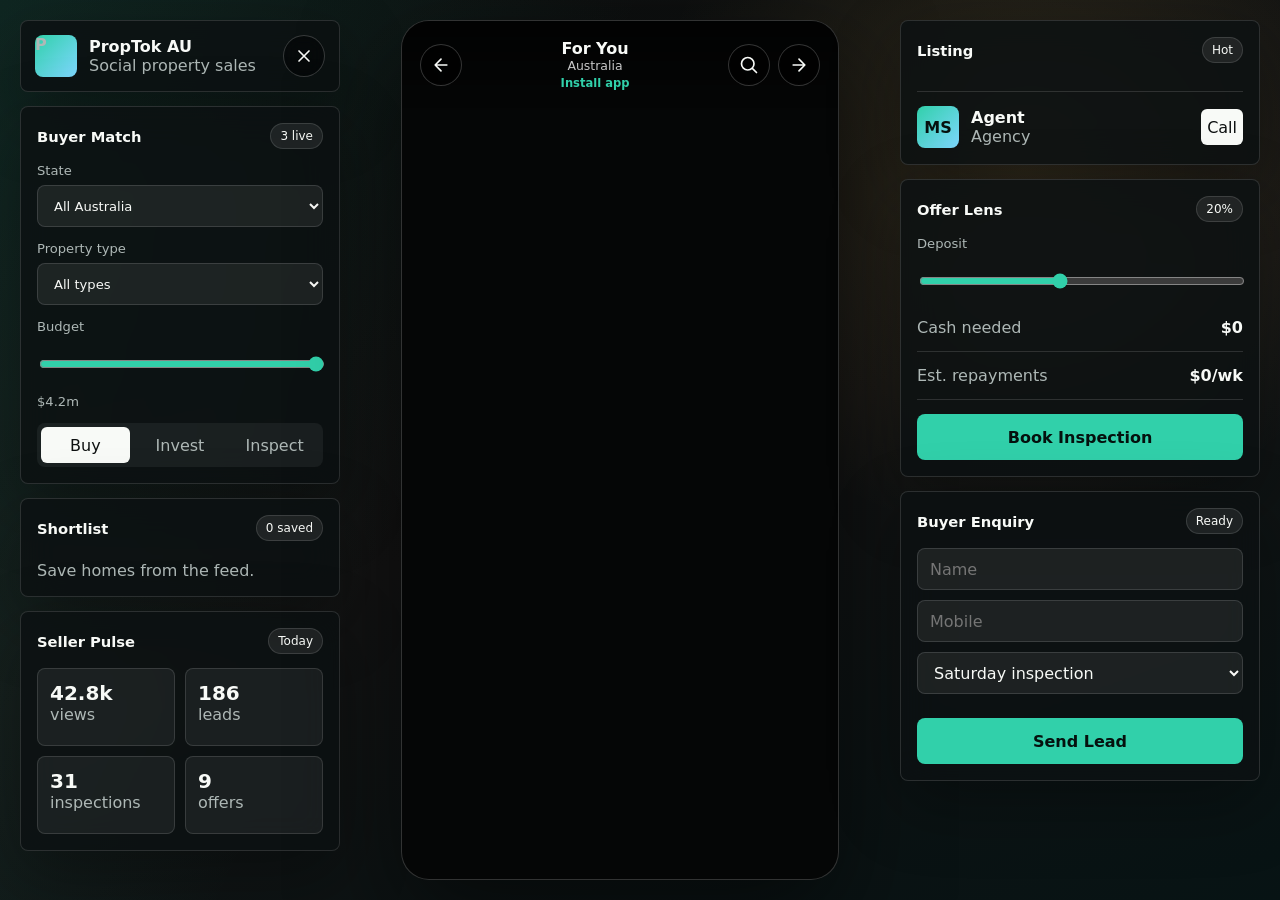
<file: index.html>
<!doctype html>
<html lang="en-AU">
  <head>
    <meta charset="utf-8" />
    <meta name="viewport" content="width=device-width, initial-scale=1" />
    <title>PropTok AU</title>
    <meta name="theme-color" content="#0a0d0d" />
    <meta name="apple-mobile-web-app-capable" content="yes" />
    <meta name="apple-mobile-web-app-title" content="PropTok AU" />
    <meta name="apple-mobile-web-app-status-bar-style" content="black-translucent" />
    <link rel="manifest" href="manifest.webmanifest" />
    <link rel="apple-touch-icon" href="icons/icon-180.png" />
    <link rel="stylesheet" href="styles.css?v=7" />
  </head>
  <body>
    <main class="app-shell">
      <aside class="rail" aria-label="Property controls">
        <div class="brand">
          <span class="brand-mark">P</span>
          <div>
            <strong>PropTok AU</strong>
            <span>Social property sales</span>
          </div>
          <button class="icon-button close-search" id="closeSearchButton" aria-label="Close search filters">
            <svg viewBox="0 0 24 24" aria-hidden="true"><path d="M18 6 6 18M6 6l12 12" /></svg>
          </button>
        </div>

        <section class="panel search-panel" aria-label="Search filters">
          <div class="panel-head">
            <h2>Buyer Match</h2>
            <span id="matchCount">3 live</span>
          </div>
          <label>
            State
            <select id="stateFilter">
              <option value="all">All Australia</option>
              <option value="NSW">NSW</option>
              <option value="VIC">VIC</option>
              <option value="QLD">QLD</option>
              <option value="WA">WA</option>
              <option value="SA">SA</option>
              <option value="TAS">TAS</option>
              <option value="ACT">ACT</option>
              <option value="NT">NT</option>
            </select>
          </label>
          <label>
            Property type
            <select id="typeFilter">
              <option value="all">All types</option>
              <option value="House">House</option>
              <option value="Townhouse">Townhouse</option>
              <option value="Unit">Unit</option>
              <option value="Apartment">Apartment</option>
            </select>
          </label>
          <label>
            Budget
            <input id="budgetFilter" type="range" min="450000" max="4200000" step="50000" value="4200000" />
            <span id="budgetValue">$4.2m</span>
          </label>
          <div class="segmented" role="group" aria-label="Buyer intent">
            <button class="active" data-intent="buy">Buy</button>
            <button data-intent="invest">Invest</button>
            <button data-intent="inspect">Inspect</button>
          </div>
        </section>

        <section class="panel saved-panel" aria-label="Saved listings">
          <div class="panel-head">
            <h2>Shortlist</h2>
            <span id="savedCount">0 saved</span>
          </div>
          <div id="savedList" class="saved-list">
            <p class="empty-state">Save homes from the feed.</p>
          </div>
        </section>

        <section class="panel seller-panel" aria-label="Seller metrics">
          <div class="panel-head">
            <h2>Seller Pulse</h2>
            <span>Today</span>
          </div>
          <div class="metric-grid">
            <div>
              <strong id="viewsMetric">42.8k</strong>
              <span>views</span>
            </div>
            <div>
              <strong id="leadsMetric">186</strong>
              <span>leads</span>
            </div>
            <div>
              <strong id="inspectionMetric">31</strong>
              <span>inspections</span>
            </div>
            <div>
              <strong id="offerMetric">9</strong>
              <span>offers</span>
            </div>
          </div>
        </section>
      </aside>

      <section class="phone-stage" aria-label="Vertical property feed">
        <div class="phone">
          <header class="topbar">
            <button class="icon-button" id="prevButton" aria-label="Previous listing">
              <svg viewBox="0 0 24 24" aria-hidden="true"><path d="M12 5l-7 7 7 7M5 12h14" /></svg>
            </button>
            <div>
              <strong>For You</strong>
              <span id="feedLocation">Australia</span>
              <a class="install-link" href="install.html">Install app</a>
            </div>
            <div class="top-actions">
              <button class="icon-button" id="searchButton" aria-label="Open search filters">
                <svg viewBox="0 0 24 24" aria-hidden="true"><path d="M10.5 18a7.5 7.5 0 1 1 0-15 7.5 7.5 0 0 1 0 15zM16 16l5 5" /></svg>
              </button>
              <button class="icon-button" id="nextButton" aria-label="Next listing">
                <svg viewBox="0 0 24 24" aria-hidden="true"><path d="M12 5l7 7-7 7M5 12h14" /></svg>
              </button>
            </div>
          </header>

          <div id="feed" class="feed" tabindex="0"></div>
        </div>
      </section>

      <aside class="deal-drawer" aria-label="Listing details">
        <section class="panel">
          <div class="panel-head">
            <h2 id="detailTitle">Listing</h2>
            <span id="detailBadge">Hot</span>
          </div>
          <p id="detailCopy" class="detail-copy"></p>
          <div class="facts" id="facts"></div>
          <div class="agent-card">
            <div class="avatar" id="agentInitials">MS</div>
            <div>
              <strong id="agentName">Agent</strong>
              <span id="agentAgency">Agency</span>
            </div>
            <button id="callButton" class="small-button">Call</button>
          </div>
        </section>

        <section class="panel calculator">
          <div class="panel-head">
            <h2>Offer Lens</h2>
            <span id="depositLabel">20%</span>
          </div>
          <label>
            Deposit
            <input id="depositInput" type="range" min="5" max="40" step="1" value="20" />
          </label>
          <div class="calc-row">
            <span>Cash needed</span>
            <strong id="cashNeeded">$0</strong>
          </div>
          <div class="calc-row">
            <span>Est. repayments</span>
            <strong id="repayments">$0/wk</strong>
          </div>
          <button id="enquiryButton" class="primary-button">Book Inspection</button>
        </section>

        <section class="panel enquiry-panel" id="enquiryPanel" aria-live="polite">
          <div class="panel-head">
            <h2>Buyer Enquiry</h2>
            <span id="enquiryStatus">Ready</span>
          </div>
          <form id="enquiryForm">
            <input name="name" placeholder="Name" required />
            <input name="phone" placeholder="Mobile" required />
            <select name="time">
              <option>Saturday inspection</option>
              <option>Private appointment</option>
              <option>Request contract</option>
            </select>
            <button class="primary-button" type="submit">Send Lead</button>
          </form>
        </section>
      </aside>
    </main>

    <template id="listingTemplate">
      <article class="listing-card">
        <div class="gallery" aria-label="Property photos"></div>
        <div class="photo-count"></div>
        <div class="shade"></div>
        <div class="listing-body">
          <div class="status-row">
            <span class="tag"></span>
            <span class="auction"></span>
          </div>
          <h1><button class="title-toggle" type="button"></button></h1>
          <p class="suburb"></p>
          <p class="card-description"></p>
          <div class="price"></div>
          <div class="property-stats"></div>
          <details class="card-details">
            <summary>Property details</summary>
            <div class="mini-map" aria-label="Property location map"></div>
            <div class="card-agent">
              <div class="avatar card-agent-initials">AG</div>
              <div>
                <strong class="card-agent-name"></strong>
                <span class="card-agent-agency"></span>
              </div>
            </div>
            <div class="card-contact-actions">
              <a class="small-button call-link" href="#">Call</a>
              <a class="small-button email-link" href="#">Email</a>
              <button class="small-button inline-inspect" type="button">Inspect</button>
            </div>
          </details>
        </div>
        <div class="action-stack">
          <button class="round-action save-action" aria-label="Save listing">
            <svg viewBox="0 0 24 24" aria-hidden="true"><path d="M19 21l-7-4-7 4V5a2 2 0 0 1 2-2h10a2 2 0 0 1 2 2z" /></svg>
            <span>Save</span>
          </button>
          <button class="round-action share-action" aria-label="Copy listing link">
            <svg viewBox="0 0 24 24" aria-hidden="true"><path d="M4 12v7a1 1 0 0 0 1 1h14a1 1 0 0 0 1-1v-7M16 6l-4-4-4 4M12 2v14" /></svg>
            <span>Share</span>
          </button>
          <button class="round-action inspect-action" aria-label="Book inspection">
            <svg viewBox="0 0 24 24" aria-hidden="true"><path d="M8 2v4M16 2v4M3 10h18M5 4h14a2 2 0 0 1 2 2v13a2 2 0 0 1-2 2H5a2 2 0 0 1-2-2V6a2 2 0 0 1 2-2z" /></svg>
            <span>Inspect</span>
          </button>
        </div>
      </article>
    </template>

    <script src="app.js"></script>
    <script>
      if ("serviceWorker" in navigator) {
        window.addEventListener("load", () => {
          navigator.serviceWorker.register("service-worker.js?v=7");
        });
      }
    </script>
  </body>
</html>
</file>
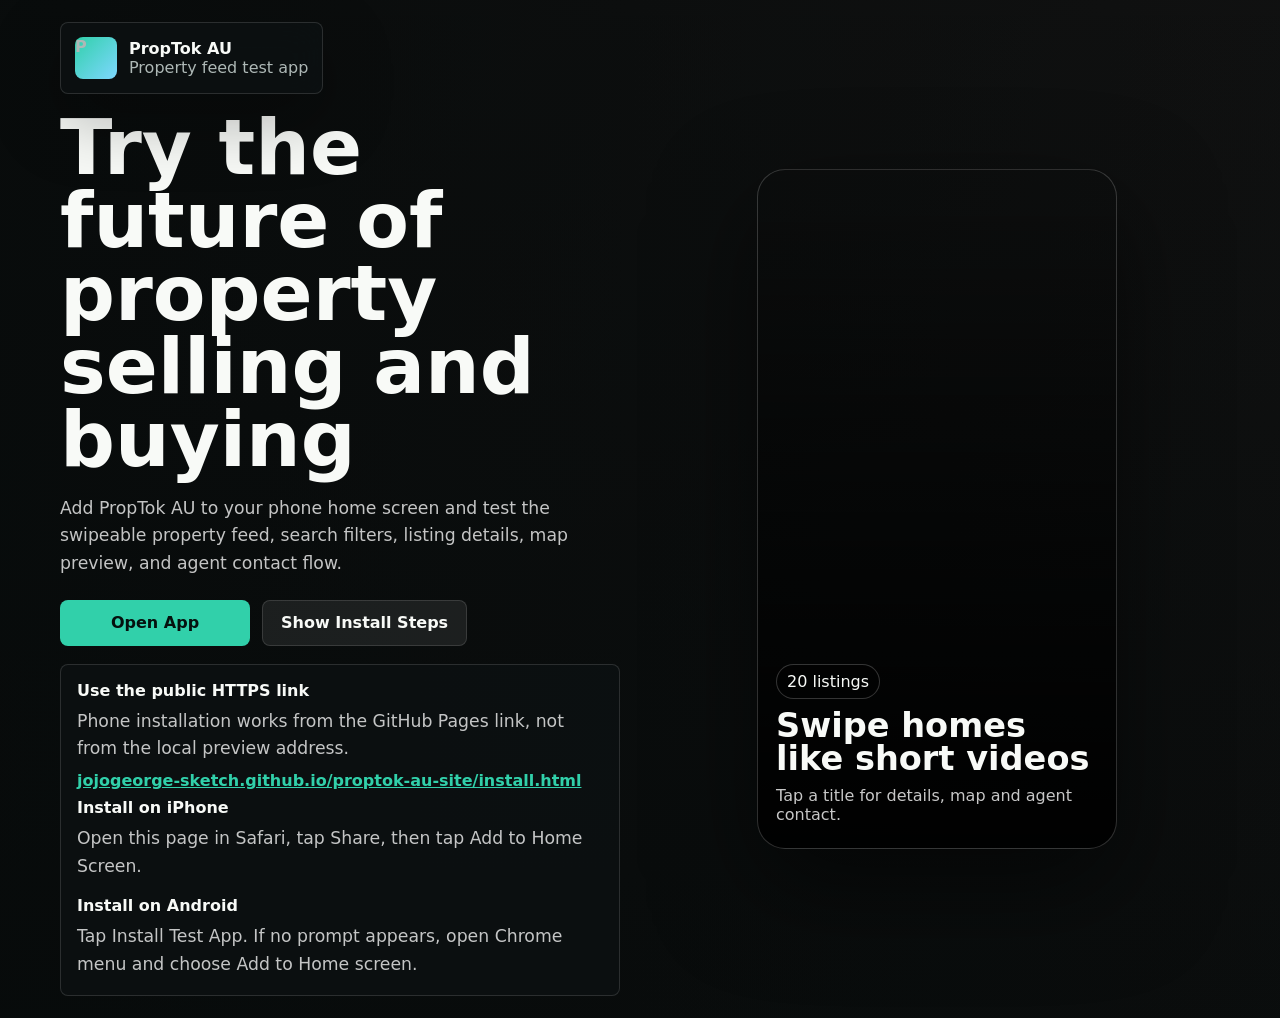
<file: install.html>
<!doctype html>
<html lang="en-AU">
  <head>
    <meta charset="utf-8" />
    <meta name="viewport" content="width=device-width, initial-scale=1" />
    <title>PropTok AU - Test App</title>
    <meta name="theme-color" content="#0a0d0d" />
    <meta name="apple-mobile-web-app-capable" content="yes" />
    <meta name="apple-mobile-web-app-title" content="PropTok AU" />
    <meta name="apple-mobile-web-app-status-bar-style" content="black-translucent" />
    <link rel="manifest" href="manifest.webmanifest" />
    <link rel="apple-touch-icon" href="icons/icon-180.png" />
    <link rel="stylesheet" href="styles.css?v=7" />
  </head>
  <body class="landing-page">
    <main class="landing-shell">
      <section class="landing-hero">
        <div class="landing-copy">
          <div class="brand landing-brand">
            <span class="brand-mark">P</span>
            <div>
              <strong>PropTok AU</strong>
              <span>Property feed test app</span>
            </div>
          </div>

          <h1>Try the future of property selling and buying</h1>
          <p>
            Add PropTok AU to your phone home screen and test the swipeable property feed, search filters,
            listing details, map preview, and agent contact flow.
          </p>

          <div class="landing-actions">
            <a class="primary-button install-primary-link" href="./">Open App</a>
            <button id="installAppButton" class="secondary-button" type="button">Show Install Steps</button>
          </div>

          <div class="install-card is-visible" id="installHelp">
            <h2>Use the public HTTPS link</h2>
            <p>Phone installation works from the GitHub Pages link, not from the local preview address.</p>
            <a class="public-link" href="https://jojogeorge-sketch.github.io/proptok-au-site/install.html">
              jojogeorge-sketch.github.io/proptok-au-site/install.html
            </a>
            <h2>Install on iPhone</h2>
            <p>Open this page in Safari, tap Share, then tap Add to Home Screen.</p>
            <h2>Install on Android</h2>
            <p>Tap Install Test App. If no prompt appears, open Chrome menu and choose Add to Home screen.</p>
          </div>
        </div>

        <div class="landing-phone" aria-label="PropTok AU preview">
          <div class="phone mini-phone">
            <div class="landing-preview-card">
              <span>20 listings</span>
              <strong>Swipe homes like short videos</strong>
              <p>Tap a title for details, map and agent contact.</p>
            </div>
          </div>
        </div>
      </section>
    </main>

    <script>
      let deferredInstallPrompt;
      const installButton = document.querySelector("#installAppButton");
      const installHelp = document.querySelector("#installHelp");

      window.addEventListener("beforeinstallprompt", (event) => {
        event.preventDefault();
        deferredInstallPrompt = event;
        installButton.textContent = "Install Test App";
      });

      installButton.addEventListener("click", async () => {
        if (deferredInstallPrompt) {
          deferredInstallPrompt.prompt();
          await deferredInstallPrompt.userChoice;
          deferredInstallPrompt = null;
          return;
        }

        installHelp.classList.add("is-visible");
        installButton.textContent = "Install Steps Shown";
      });

      if ("serviceWorker" in navigator) {
        window.addEventListener("load", () => {
          navigator.serviceWorker.register("service-worker.js?v=7");
        });
      }
    </script>
  </body>
</html>
</file>
<file: styles.css>
:root {
  color-scheme: dark;
  --ink: #f8faf7;
  --muted: #aeb8b6;
  --soft: rgba(255, 255, 255, 0.08);
  --line: rgba(255, 255, 255, 0.13);
  --panel: rgba(12, 17, 18, 0.84);
  --panel-strong: rgba(17, 24, 25, 0.96);
  --accent: #31d0aa;
  --accent-2: #ffca5f;
  --rose: #ff5a7a;
  --sky: #7ed7ff;
  --bg: #0a0d0d;
  font-family: Inter, ui-sans-serif, system-ui, -apple-system, BlinkMacSystemFont, "Segoe UI", sans-serif;
}

* {
  box-sizing: border-box;
}

body {
  margin: 0;
  min-height: 100vh;
  background:
    linear-gradient(115deg, rgba(49, 208, 170, 0.13), transparent 38%),
    radial-gradient(circle at 80% 18%, rgba(255, 202, 95, 0.13), transparent 30%),
    linear-gradient(160deg, #0a0d0d 0%, #141414 52%, #071314 100%);
  color: var(--ink);
}

body.landing-page {
  overflow-x: hidden;
}

button,
input,
select {
  font: inherit;
}

button {
  cursor: pointer;
}

.app-shell {
  display: grid;
  grid-template-columns: minmax(260px, 320px) minmax(360px, 1fr) minmax(280px, 360px);
  gap: 20px;
  min-height: 100vh;
  padding: 20px;
}

.rail,
.deal-drawer {
  display: flex;
  flex-direction: column;
  gap: 14px;
  min-width: 0;
}

.brand,
.panel {
  background: var(--panel);
  border: 1px solid var(--line);
  box-shadow: 0 24px 70px rgba(0, 0, 0, 0.32);
  backdrop-filter: blur(18px);
}

.brand {
  display: flex;
  align-items: center;
  gap: 12px;
  padding: 14px;
  border-radius: 8px;
}

.brand > div {
  flex: 1;
}

.close-search {
  display: none;
}

.brand-mark,
.avatar {
  display: grid;
  place-items: center;
  flex: 0 0 auto;
  width: 42px;
  height: 42px;
  border-radius: 8px;
  background: linear-gradient(135deg, var(--accent), var(--sky));
  color: #06100e;
  font-weight: 900;
}

.brand span,
.panel span,
.suburb,
.detail-copy,
label {
  color: var(--muted);
}

.brand strong,
.brand span {
  display: block;
}

.panel {
  border-radius: 8px;
  padding: 16px;
}

.panel-head,
.status-row,
.agent-card,
.calc-row {
  display: flex;
  align-items: center;
  justify-content: space-between;
  gap: 12px;
}

.panel-head h2 {
  margin: 0;
  font-size: 0.92rem;
  letter-spacing: 0;
}

.panel-head span,
.tag,
.auction {
  border: 1px solid var(--line);
  border-radius: 999px;
  padding: 5px 9px;
  font-size: 0.75rem;
  color: var(--ink);
  background: var(--soft);
  white-space: nowrap;
}

label {
  display: grid;
  gap: 7px;
  margin-top: 14px;
  font-size: 0.82rem;
}

select,
input {
  width: 100%;
  border: 1px solid var(--line);
  border-radius: 8px;
  color: var(--ink);
  background: rgba(255, 255, 255, 0.07);
  min-height: 42px;
  padding: 0 12px;
  outline: none;
}

input[type="range"] {
  accent-color: var(--accent);
  padding: 0;
}

.segmented {
  display: grid;
  grid-template-columns: repeat(3, 1fr);
  gap: 6px;
  margin-top: 14px;
  padding: 4px;
  background: rgba(255, 255, 255, 0.06);
  border-radius: 8px;
}

.segmented button,
.small-button {
  min-height: 36px;
  border: 0;
  border-radius: 6px;
  background: transparent;
  color: var(--muted);
}

.segmented button.active,
.small-button {
  background: var(--ink);
  color: #0d1010;
}

.saved-list {
  display: grid;
  gap: 8px;
  margin-top: 12px;
}

.saved-item {
  display: grid;
  grid-template-columns: 48px 1fr;
  gap: 10px;
  align-items: center;
  width: 100%;
  border: 1px solid var(--line);
  border-radius: 8px;
  padding: 8px;
  text-align: left;
  color: var(--ink);
  background: rgba(255, 255, 255, 0.06);
}

.saved-item img {
  width: 48px;
  height: 56px;
  object-fit: cover;
  border-radius: 6px;
}

.saved-item strong,
.saved-item span {
  display: block;
  overflow-wrap: anywhere;
}

.empty-state {
  margin: 8px 0 0;
  color: var(--muted);
}

.metric-grid {
  display: grid;
  grid-template-columns: repeat(2, 1fr);
  gap: 10px;
  margin-top: 14px;
}

.metric-grid div {
  min-height: 78px;
  padding: 12px;
  border: 1px solid var(--line);
  border-radius: 8px;
  background: rgba(255, 255, 255, 0.06);
}

.metric-grid strong,
.metric-grid span {
  display: block;
}

.metric-grid strong {
  font-size: 1.25rem;
}

.phone-stage {
  display: grid;
  place-items: center;
  min-width: 0;
}

.phone {
  position: relative;
  width: min(100%, 438px);
  height: min(860px, calc(100vh - 40px));
  min-height: 620px;
  border: 1px solid rgba(255, 255, 255, 0.18);
  border-radius: 28px;
  background: #050606;
  box-shadow: 0 38px 100px rgba(0, 0, 0, 0.52);
  overflow: hidden;
}

.topbar {
  position: absolute;
  z-index: 4;
  top: 0;
  left: 0;
  right: 0;
  display: flex;
  align-items: center;
  justify-content: space-between;
  padding: 18px;
  background: linear-gradient(rgba(0, 0, 0, 0.62), transparent);
}

.top-actions {
  display: flex;
  align-items: center;
  gap: 8px;
}

.topbar strong,
.topbar span {
  display: block;
  text-align: center;
}

.install-link {
  display: block;
  margin-top: 3px;
  color: var(--accent);
  font-size: 0.72rem;
  font-weight: 800;
  text-align: center;
  text-decoration: none;
}

.topbar span {
  color: rgba(255, 255, 255, 0.78);
  font-size: 0.78rem;
}

.icon-button,
.round-action {
  display: grid;
  place-items: center;
  border: 1px solid rgba(255, 255, 255, 0.2);
  background: rgba(0, 0, 0, 0.36);
  color: var(--ink);
  backdrop-filter: blur(14px);
}

.icon-button {
  width: 42px;
  height: 42px;
  border-radius: 50%;
}

svg {
  width: 20px;
  height: 20px;
  fill: none;
  stroke: currentColor;
  stroke-width: 2;
  stroke-linecap: round;
  stroke-linejoin: round;
}

.feed {
  height: 100%;
  overflow-y: auto;
  scroll-snap-type: y mandatory;
  scrollbar-width: none;
}

.feed::-webkit-scrollbar {
  display: none;
}

.listing-card {
  position: relative;
  height: 100%;
  min-height: 620px;
  scroll-snap-align: start;
  overflow: hidden;
  background: #101414;
}

.no-results {
  display: grid;
  place-items: center;
  height: 100%;
  padding: 32px;
  color: var(--muted);
  text-align: center;
}

.gallery {
  position: absolute;
  inset: 0;
  z-index: 0;
  display: flex;
  overflow-x: auto;
  overflow-y: hidden;
  scroll-snap-type: x mandatory;
  scrollbar-width: none;
}

.gallery::-webkit-scrollbar {
  display: none;
}

.listing-image {
  flex: 0 0 100%;
  scroll-snap-align: start;
  width: 100%;
  height: 100%;
  display: block;
  object-fit: cover;
}

.photo-count {
  position: absolute;
  z-index: 2;
  top: 78px;
  right: 18px;
  border: 1px solid rgba(255, 255, 255, 0.22);
  border-radius: 999px;
  padding: 6px 10px;
  background: rgba(0, 0, 0, 0.36);
  color: var(--ink);
  font-size: 0.75rem;
  backdrop-filter: blur(14px);
}

.shade {
  position: absolute;
  inset: 0;
  z-index: 1;
  background:
    linear-gradient(180deg, rgba(0, 0, 0, 0.18) 30%, rgba(0, 0, 0, 0.9) 100%),
    linear-gradient(90deg, rgba(0, 0, 0, 0.68), transparent 55%);
}

.listing-body {
  position: absolute;
  left: 18px;
  right: 96px;
  bottom: 28px;
  z-index: 2;
  display: grid;
  gap: 8px;
}

.listing-body h1 {
  margin: 0;
  font-size: clamp(1.75rem, 5vw, 2.45rem);
  line-height: 0.98;
  letter-spacing: 0;
  text-wrap: balance;
}

.title-toggle {
  display: inline;
  border: 0;
  padding: 0;
  background: transparent;
  color: inherit;
  font: inherit;
  font-weight: 900;
  line-height: inherit;
  text-align: left;
}

.title-toggle::after {
  content: "  +";
  color: var(--accent);
  font-size: 0.72em;
}

.title-toggle.is-open::after {
  content: "  -";
}

.suburb {
  margin: 0;
}

.card-description {
  display: -webkit-box;
  max-height: 4.5em;
  margin: 0;
  overflow: hidden;
  color: rgba(255, 255, 255, 0.84);
  font-size: 0.92rem;
  line-height: 1.5;
  -webkit-box-orient: vertical;
  -webkit-line-clamp: 3;
}

.price {
  width: fit-content;
  max-width: 100%;
  padding: 9px 11px;
  border-radius: 8px;
  background: var(--accent-2);
  color: #161007;
  font-weight: 900;
}

.property-stats,
.facts {
  display: flex;
  flex-wrap: wrap;
  gap: 7px;
}

.property-stats span,
.facts span {
  border-radius: 999px;
  padding: 7px 9px;
  background: rgba(255, 255, 255, 0.13);
  color: var(--ink);
  font-size: 0.82rem;
}

.card-details {
  margin-top: 2px;
}

.card-details summary {
  position: absolute;
  width: 1px;
  height: 1px;
  overflow: hidden;
  clip: rect(0 0 0 0);
  white-space: nowrap;
  list-style: none;
}

.card-details summary::-webkit-details-marker {
  display: none;
}

.mini-map {
  position: relative;
  height: 116px;
  margin-top: 10px;
  overflow: hidden;
  border: 1px solid rgba(255, 255, 255, 0.18);
  border-radius: 8px;
  background:
    linear-gradient(90deg, rgba(255, 255, 255, 0.11) 1px, transparent 1px),
    linear-gradient(rgba(255, 255, 255, 0.11) 1px, transparent 1px),
    linear-gradient(135deg, rgba(49, 208, 170, 0.28), rgba(126, 215, 255, 0.16)),
    #142020;
  background-size: 42px 42px, 42px 42px, 100% 100%, 100% 100%;
}

.mini-map::before,
.mini-map::after {
  content: "";
  position: absolute;
}

.mini-map::before {
  inset: 48px -20px auto -20px;
  height: 16px;
  rotate: -10deg;
  background: rgba(255, 255, 255, 0.22);
}

.mini-map::after {
  left: var(--pin-x, 50%);
  top: var(--pin-y, 48%);
  width: 18px;
  height: 18px;
  border: 3px solid var(--ink);
  border-radius: 50% 50% 50% 0;
  background: var(--rose);
  transform: translate(-50%, -50%) rotate(-45deg);
  box-shadow: 0 8px 26px rgba(0, 0, 0, 0.38);
}

.card-agent,
.card-contact-actions {
  display: flex;
  align-items: center;
  gap: 10px;
  margin-top: 10px;
}

.card-agent {
  min-width: 0;
}

.card-agent .avatar {
  width: 36px;
  height: 36px;
  font-size: 0.78rem;
}

.card-agent strong,
.card-agent span {
  display: block;
  overflow-wrap: anywhere;
}

.card-contact-actions {
  flex-wrap: wrap;
}

.card-contact-actions .small-button {
  display: inline-grid;
  place-items: center;
  min-width: 70px;
  padding: 0 10px;
  text-decoration: none;
}

.action-stack {
  position: absolute;
  right: 18px;
  bottom: 32px;
  z-index: 2;
  display: grid;
  gap: 12px;
}

.round-action {
  width: 62px;
  min-height: 62px;
  border-radius: 16px;
  gap: 3px;
  padding: 8px 4px;
}

.round-action span {
  font-size: 0.7rem;
  color: var(--ink);
}

.round-action.active {
  color: var(--rose);
  border-color: rgba(255, 90, 122, 0.65);
}

.detail-copy {
  margin: 14px 0;
  line-height: 1.55;
}

.agent-card {
  margin-top: 14px;
  padding-top: 14px;
  border-top: 1px solid var(--line);
}

.agent-card > div:nth-child(2) {
  min-width: 0;
  flex: 1;
}

.agent-card strong,
.agent-card span {
  display: block;
}

.calculator .calc-row {
  min-height: 48px;
  border-bottom: 1px solid var(--line);
}

.primary-button {
  width: 100%;
  min-height: 46px;
  margin-top: 14px;
  border: 0;
  border-radius: 8px;
  background: var(--accent);
  color: #05110e;
  font-weight: 900;
}

.secondary-button {
  display: inline-grid;
  place-items: center;
  min-height: 46px;
  border: 1px solid var(--line);
  border-radius: 8px;
  padding: 0 18px;
  background: rgba(255, 255, 255, 0.08);
  color: var(--ink);
  font-weight: 800;
  text-decoration: none;
}

.landing-shell {
  min-height: 100vh;
  padding: 22px;
}

body.landing-page {
  background:
    linear-gradient(90deg, rgba(6, 10, 10, 0.78) 0%, rgba(6, 10, 10, 0.52) 46%, rgba(6, 10, 10, 0.16) 100%),
    linear-gradient(180deg, rgba(6, 10, 10, 0.02), rgba(6, 10, 10, 0.58)),
    url("https://images.unsplash.com/photo-1600607687939-ce8a6c25118c?auto=format&fit=crop&w=1800&q=86") center / cover fixed;
}

.landing-hero {
  display: grid;
  grid-template-columns: minmax(280px, 560px) minmax(280px, 1fr);
  gap: 34px;
  align-items: center;
  min-height: calc(100vh - 44px);
  max-width: 1160px;
  margin: 0 auto;
}

.landing-copy {
  display: grid;
  gap: 18px;
}

.landing-brand {
  width: fit-content;
  min-width: 260px;
}

.landing-copy h1 {
  max-width: 720px;
  margin: 0;
  font-size: clamp(2.4rem, 6vw, 5.4rem);
  line-height: 0.95;
  letter-spacing: 0;
}

.landing-copy p {
  max-width: 620px;
  margin: 0;
  color: rgba(255, 255, 255, 0.76);
  font-size: 1.08rem;
  line-height: 1.6;
}

.landing-actions {
  display: flex;
  flex-wrap: wrap;
  gap: 12px;
  margin-top: 4px;
}

.landing-actions .primary-button {
  width: auto;
  min-width: 190px;
  margin: 0;
  padding: 0 22px;
  display: inline-grid;
  place-items: center;
  text-decoration: none;
}

.install-card {
  display: grid;
  gap: 8px;
  max-width: 580px;
  border: 1px solid var(--line);
  border-radius: 8px;
  padding: 16px;
  background: var(--panel);
}

.install-card h2 {
  margin: 0;
  font-size: 1rem;
}

.install-card p + h2 {
  margin-top: 8px;
}

.public-link {
  display: block;
  width: fit-content;
  max-width: 100%;
  overflow-wrap: anywhere;
  color: var(--accent);
  font-weight: 800;
}

.landing-phone {
  display: grid;
  place-items: center;
  min-width: 0;
}

.mini-phone {
  width: min(100%, 360px);
  height: 680px;
  min-height: 620px;
  background:
    linear-gradient(180deg, rgba(0, 0, 0, 0.08), rgba(0, 0, 0, 0.92)),
    url("https://images.unsplash.com/photo-1600607687939-ce8a6c25118c?auto=format&fit=crop&w=900&q=84") center / cover;
}

.landing-preview-card {
  position: absolute;
  left: 18px;
  right: 18px;
  bottom: 24px;
  display: grid;
  gap: 10px;
}

.landing-preview-card span {
  width: fit-content;
  border: 1px solid rgba(255, 255, 255, 0.2);
  border-radius: 999px;
  padding: 7px 10px;
  background: rgba(0, 0, 0, 0.32);
}

.landing-preview-card strong {
  font-size: 2.1rem;
  line-height: 1;
}

.landing-preview-card p {
  margin: 0;
  color: rgba(255, 255, 255, 0.78);
}

.enquiry-panel form {
  display: grid;
  gap: 10px;
  margin-top: 14px;
}

@media (max-width: 1080px) {
  .app-shell {
    grid-template-columns: minmax(290px, 1fr) minmax(360px, 438px);
  }

  .deal-drawer {
    grid-column: 1 / -1;
    display: grid;
    grid-template-columns: repeat(3, minmax(0, 1fr));
  }
}

@media (max-width: 760px) {
  .landing-shell {
    padding: 14px;
  }

  .landing-hero {
    grid-template-columns: 1fr;
    gap: 18px;
    align-items: start;
  }

  .landing-phone {
    display: none;
  }

  .landing-copy h1 {
    font-size: clamp(2.3rem, 13vw, 4rem);
  }

  .landing-actions {
    display: grid;
    grid-template-columns: 1fr;
  }

  .landing-actions .primary-button,
  .secondary-button {
    width: 100%;
  }

  .app-shell {
    display: flex;
    flex-direction: column;
    padding: 0;
    gap: 0;
  }

  .deal-drawer {
    display: none;
  }

  .rail {
    position: fixed;
    z-index: 10;
    inset: 0;
    display: none;
    overflow: auto;
    padding: 12px;
    background: rgba(4, 8, 8, 0.94);
  }

  .rail.search-open {
    display: flex;
  }

  .close-search {
    display: grid;
  }

  .deal-drawer.mobile-open {
    position: fixed;
    z-index: 8;
    left: 0;
    right: 0;
    bottom: 0;
    display: grid;
    grid-template-columns: 1fr;
    max-height: 56vh;
    overflow: auto;
    padding: 10px;
    background: linear-gradient(transparent, rgba(0, 0, 0, 0.92) 18%);
  }

  .deal-drawer.mobile-open .panel {
    background: var(--panel-strong);
  }

  .phone {
    width: 100%;
    height: 100vh;
    min-height: 620px;
    border: 0;
    border-radius: 0;
  }

  .listing-body {
    right: 88px;
    bottom: 22px;
  }

  .card-description {
    font-size: 0.86rem;
    -webkit-line-clamp: 2;
  }

  .card-details[open] {
    max-height: 310px;
    overflow: auto;
    padding-right: 4px;
  }
}
</file>
